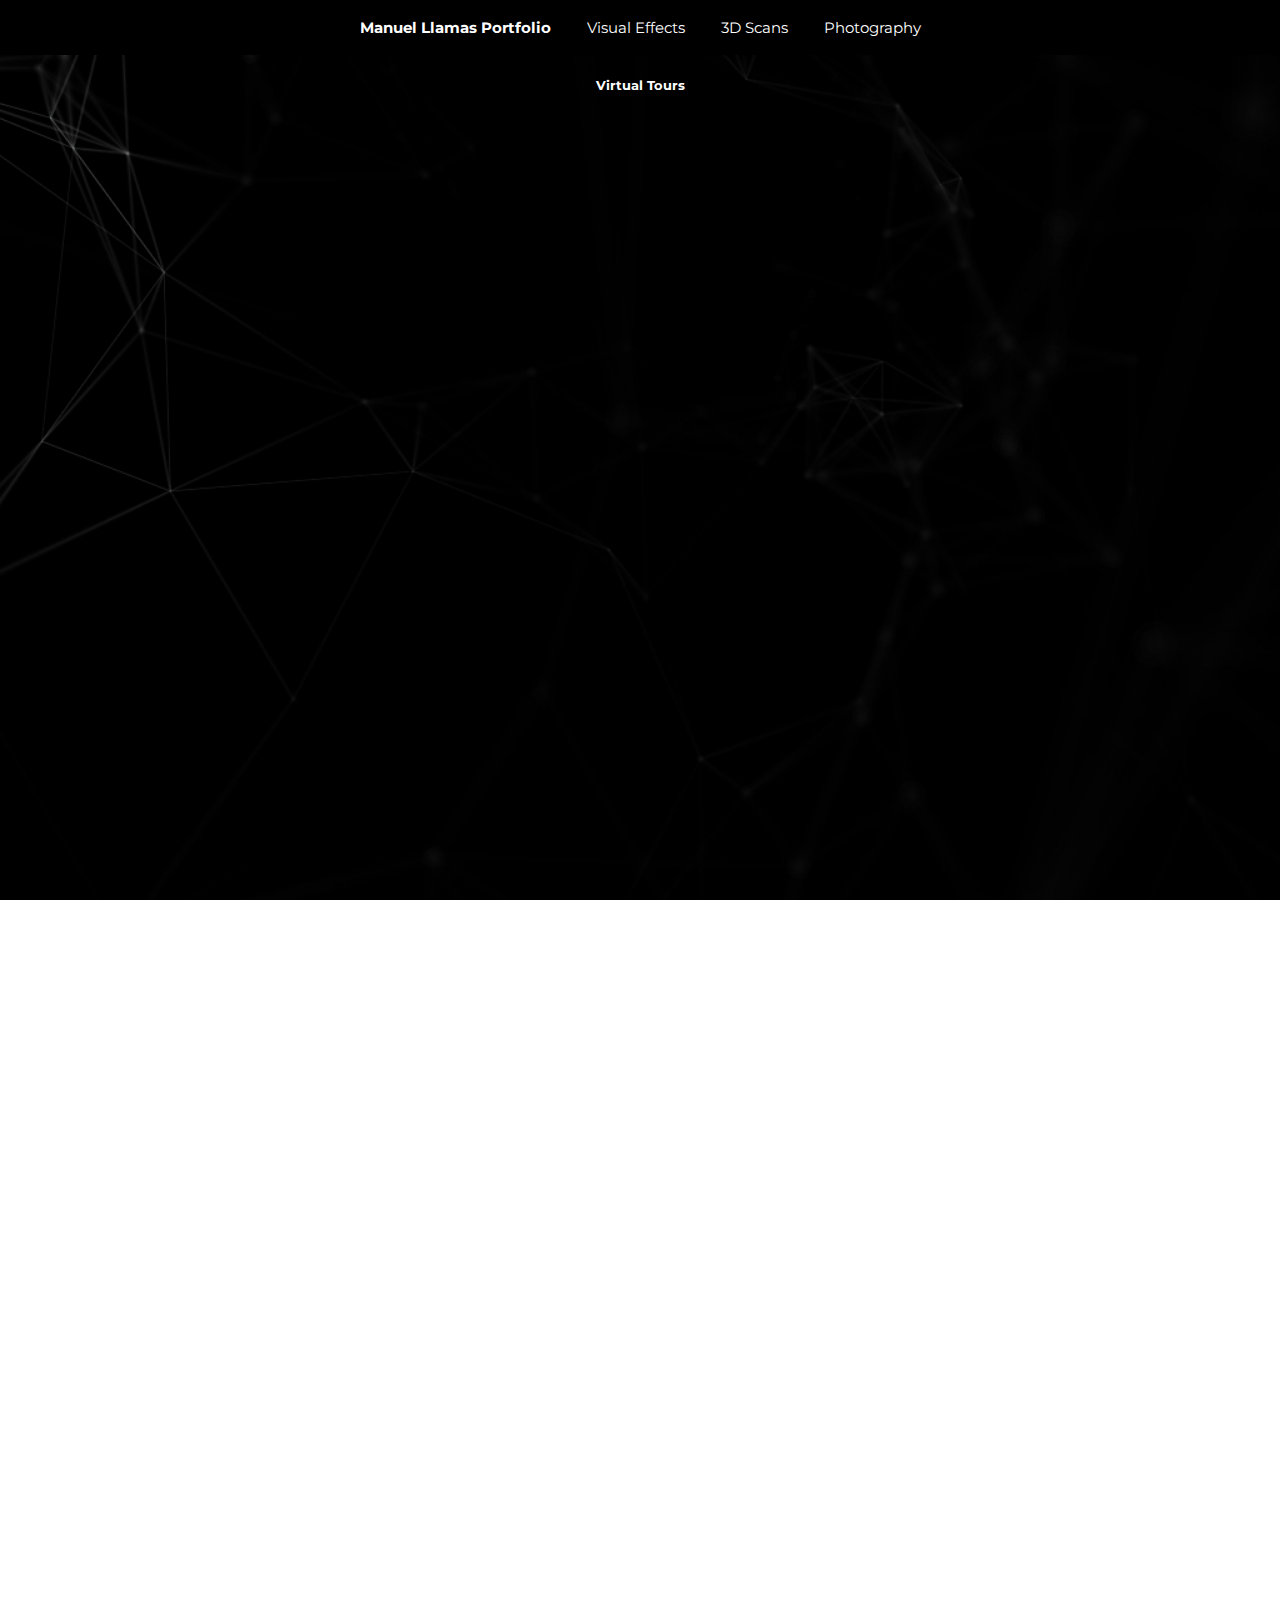
<file: 360/index.html>
<!DOCTYPE html>
<html lang="en">
<head>
    <meta charset="UTF-8">
    <meta name="description" content="Manuel Llamas Visual Effects Artist Portfolio">
    <meta name="keywords" content="Visual Effects Compositing">
    <meta name="author" content="Manuel Llamas">
    <meta name="viewport" content="width=device-width, initial-scale=1.0">

    <!-- Google Analytics -->
    <script async src="https://www.googletagmanager.com/gtag/js?id=G-NM4H317MLM"></script>
    <script>
      window.dataLayer = window.dataLayer || [];
      function gtag(){dataLayer.push(arguments);}
      gtag('js', new Date());
      gtag('config', 'G-NM4H317MLM');
    </script>
    
    <!-- Font Awesome -->
    <link rel="stylesheet" href="https://cdnjs.cloudflare.com/ajax/libs/font-awesome/6.0.0-beta3/css/all.min.css">

    <!-- Google Fonts -->
    <link href="https://fonts.googleapis.com/css2?family=Muli&family=Montserrat:ital,wght@0,100..900;1,100..900&display=swap" rel="stylesheet">

    <!-- Link to External CSS -->
    <link rel="stylesheet" href="styles3d.css">
    
<style>
    body {
        margin: 0;
        padding: 0;
    }

    .content {
        padding-top: 60px;
        display: flex;
        flex-wrap: wrap;
        justify-content: center;
    }

    .iframe-container {
        flex: 0 1 calc(33.33% - 20px); /* 3 items per row */
        margin: 10px;
    }

    iframe {
        width: 100%;
        height: 430px;
        border: none;
    }

    /* Responsive styles */
    @media (max-width: 768px) {
        .iframe-container {
            flex: 0 1 calc(50% - 20px); /* 2 per row on tablets */
        }
    }

    @media (max-width: 480px) {
        .iframe-container {
            flex: 0 1 100%; /* 1 per row on phones */
        }
    }
</style>

</head>
<body>

<div class="topnav" id="myTopnav">
    <h4><a href="../" target="_self">Manuel Llamas Portfolio</a></h4>
    <a href="../vfx" target="_self">Visual Effects</a>
    <a href="../3D" target="_self">3D Scans</a>
    <a href="../photo.html" target="_self">Photography</a>
    <a href="javascript:void(0);" class="icon" onclick="myFunction()">
        <i class="fas fa-bars"></i>
    </a>
</div>

<script>
    function myFunction() {
        var x = document.getElementById("myTopnav");
        if (x.className === "topnav") {
            x.className += " responsive";
        } else {
            x.className = "topnav";
        }
    }
</script>
  <div style="text-align: center;">
        <h5>Virtual Tours</h5>
    </div>
<div class="content">
    <div class="iframe-container">
        <iframe style="max-width:100%; width: 100%; height: 430px" src="https://www.klapty.com/tour/tunnel/hUK0IMVEyT?autoplay=false" frameborder="0" allowfullscreen="true" mozallowfullscreen="true" webkitallowfullscreen="true" allowvr="true" allow="accelerometer; clipboard-write; encrypted-media; gyroscope; picture-in-picture; vr"></iframe>
    </div>
    <div class="iframe-container">
        <iframe style="max-width:100%; width: 100%; height: 430px" src="https://www.klapty.com/tour/tunnel/hUJ0xpE8hq?autoplay=false" frameborder="0" allowfullscreen="true" mozallowfullscreen="true" webkitallowfullscreen="true" allowvr="true" allow="accelerometer; clipboard-write; encrypted-media; gyroscope; picture-in-picture; vr"></iframe>
    </div>
    <div class="iframe-container">
        <iframe style="max-width:100%; width: 100%; height: 430px" src="https://www.klapty.com/tour/tunnel/hUx0rZMpdG?autoplay=false" frameborder="0" allowfullscreen="true" mozallowfullscreen="true" webkitallowfullscreen="true" allowvr="true" allow="accelerometer; clipboard-write; encrypted-media; gyroscope; picture-in-picture; vr"></iframe>
    </div>
    <div class="iframe-container">
        <iframe style="max-width:100%; width: 100%; height: 430px" src="https://www.klapty.com/tour/tunnel/hUC0HFujxt?autoplay=false" frameborder="0" allowfullscreen="true" mozallowfullscreen="true" webkitallowfullscreen="true" allowvr="true" allow="accelerometer; clipboard-write; encrypted-media; gyroscope; picture-in-picture; vr"></iframe>
    </div>
    <div class="iframe-container">
        <iframe style="max-width:100%; width: 100%; height: 430px" src="https://www.klapty.com/tour/tunnel/hUI0J8vMYi?autoplay=false" frameborder="0" allowfullscreen="true" mozallowfullscreen="true" webkitallowfullscreen="true" allowvr="true" allow="accelerometer; clipboard-write; encrypted-media; gyroscope; picture-in-picture; vr"></iframe>
    </div>
    <div class="iframe-container">
        <iframe style="max-width:100%; width: 100%; height: 430px" src="https://www.klapty.com/tour/tunnel/hUS09mQakF?autoplay=false" frameborder="0" allowfullscreen="true" mozallowfullscreen="true" webkitallowfullscreen="true" allowvr="true" allow="accelerometer; clipboard-write; encrypted-media; gyroscope; picture-in-picture; vr"></iframe>
    </div>
    <div class="iframe-container">
        <iframe style="max-width:100%; width: 100%; height: 430px" src="https://www.klapty.com/tour/tunnel/hUA0zTlk7r?autoplay=false" frameborder="0" allowfullscreen="true" mozallowfullscreen="true" webkitallowfullscreen="true" allowvr="true" allow="accelerometer; clipboard-write; encrypted-media; gyroscope; picture-in-picture; vr"></iframe>
    </div>
    <div class="iframe-container">
        <iframe style="max-width:100%; width: 100%; height: 430px" src="https://www.klapty.com/tour/tunnel/hUN0aYZyHL?autoplay=false" frameborder="0" allowfullscreen="true" mozallowfullscreen="true" webkitallowfullscreen="true" allowvr="true" allow="accelerometer; clipboard-write; encrypted-media; gyroscope; picture-in-picture; vr"></iframe>
    </div>
    <div class="iframe-container">
        <iframe style="max-width:100%; width: 100%; height: 430px" src="https://www.klapty.com/tour/tunnel/hKG0cD21Bh?autoplay=false" frameborder="0" allowfullscreen="true" mozallowfullscreen="true" webkitallowfullscreen="true" allowvr="true" allow="accelerometer; clipboard-write; encrypted-media; gyroscope; picture-in-picture; vr"></iframe>
    </div>
    <div class="iframe-container">
        <iframe style="max-width:100%; width: 100%; height: 430px" src="https://www.klapty.com/tour/tunnel/hKF05v7VZn?autoplay=false" frameborder="0" allowfullscreen="true" mozallowfullscreen="true" webkitallowfullscreen="true" allowvr="true" allow="accelerometer; clipboard-write; encrypted-media; gyroscope; picture-in-picture; vr"></iframe>
    </div>
    <div class="iframe-container">
        <iframe style="max-width:100%; width: 100%; height: 430px" src="https://www.klapty.com/tour/tunnel/hKL0VSDWXC?autoplay=false" frameborder="0" allowfullscreen="true" mozallowfullscreen="true" webkitallowfullscreen="true" allowvr="true" allow="accelerometer; clipboard-write; encrypted-media; gyroscope; picture-in-picture; vr"></iframe>
    </div>
    <div class="iframe-container">
        <iframe style="max-width:100%; width: 100%; height: 430px" src="https://www.klapty.com/tour/tunnel/hKs0w3Yd2E?autoplay=false" frameborder="0" allowfullscreen="true" mozallowfullscreen="true" webkitallowfullscreen="true" allowvr="true" allow="accelerometer; clipboard-write; encrypted-media; gyroscope; picture-in-picture; vr"></iframe>
    </div>
    <div class="iframe-container">
        <iframe style="max-width:100%; width: 100%; height: 430px" src="https://www.klapty.com/tour/tunnel/hKC0HFujxt?autoplay=false" frameborder="0" allowfullscreen="true" mozallowfullscreen="true" webkitallowfullscreen="true" allowvr="true" allow="accelerometer; clipboard-write; encrypted-media; gyroscope; picture-in-picture; vr"></iframe>
    </div>
    <div class="iframe-container">
        <iframe style="max-width:100%; width: 100%; height: 430px" src="https://www.klapty.com/tour/tunnel/hKv0EBW9zo?autoplay=false" frameborder="0" allowfullscreen="true" mozallowfullscreen="true" webkitallowfullscreen="true" allowvr="true" allow="accelerometer; clipboard-write; encrypted-media; gyroscope; picture-in-picture; vr"></iframe>
    </div>
    <div class="iframe-container">
        <iframe style="max-width:100%; width: 100%; height: 430px" src="https://www.klapty.com/tour/tunnel/hKr0QR8Z3c?autoplay=false" frameborder="0" allowfullscreen="true" mozallowfullscreen="true" webkitallowfullscreen="true" allowvr="true" allow="accelerometer; clipboard-write; encrypted-media; gyroscope; picture-in-picture; vr"></iframe>
    </div>
    <div class="iframe-container">
        <iframe style="max-width:100%; width: 100%; height: 430px" src="https://www.klapty.com/tour/tunnel/hKN0aYZyHL?autoplay=false" frameborder="0" allowfullscreen="true" mozallowfullscreen="true" webkitallowfullscreen="true" allowvr="true" allow="accelerometer; clipboard-write; encrypted-media; gyroscope; picture-in-picture; vr"></iframe>
        
        
        
        
        
        
        
        
    </div>
    <div class="iframe-container">
        <iframe style="max-width:100%; width: 100%; height: 430px" src="https://www.klapty.com/tour/tunnel/hKn0ko3HDp?autoplay=false" frameborder="0" allowfullscreen="true" mozallowfullscreen="true" webkitallowfullscreen="true" allowvr="true" allow="accelerometer; clipboard-write; encrypted-media; gyroscope; picture-in-picture; vr"></iframe>
    </div>
    <div class="iframe-container">
        <iframe style="max-width:100%; width: 100%; height: 430px" src="https://www.klapty.com/tour/tunnel/hKf02IFKNz?autoplay=false" frameborder="0" allowfullscreen="true" mozallowfullscreen="true" webkitallowfullscreen="true" allowvr="true" allow="accelerometer; clipboard-write; encrypted-media; gyroscope; picture-in-picture; vr"></iframe>
    </div>
    <div class="iframe-container">
        <iframe style="max-width:100%; width: 100%; height: 430px" src="https://www.klapty.com/tour/tunnel/hKi0qOo2Sy?autoplay=false" frameborder="0" allowfullscreen="true" mozallowfullscreen="true" webkitallowfullscreen="true" allowvr="true" allow="accelerometer; clipboard-write; encrypted-media; gyroscope; picture-in-picture; vr"></iframe>
    </div>
    <div class="iframe-container">
        <iframe style="max-width:100%; width: 100%; height: 430px" src="https://www.klapty.com/tour/tunnel/hKD0UQJrwu?autoplay=false" frameborder="0" allowfullscreen="true" mozallowfullscreen="true" webkitallowfullscreen="true" allowvr="true" allow="accelerometer; clipboard-write; encrypted-media; gyroscope; picture-in-picture; vr"></iframe>
    </div>
</div>
<!-- Scroll to Top Button -->
<a id="scrollToTop" href="#" title="Scroll to Top">
    <i class="fas fa-chevron-up"></i>
</a>

<!-- Scripts -->
<script>
    // Scroll to Top Button
    window.onscroll = function() {
        scrollFunction();
    };

    function scrollFunction() {
        var scrollToTopButton = document.getElementById("scrollToTop");
        if (document.body.scrollTop > 20 || document.documentElement.scrollTop > 20) {
            scrollToTopButton.classList.add('show');
        } else {
            scrollToTopButton.classList.remove('show');
        }
    }

    document.getElementById('scrollToTop').addEventListener('click', function(event) {
        event.preventDefault();
        window.scrollTo({top: 0, behavior: 'smooth'});
    });
</script>


</body>
</html>
</file>
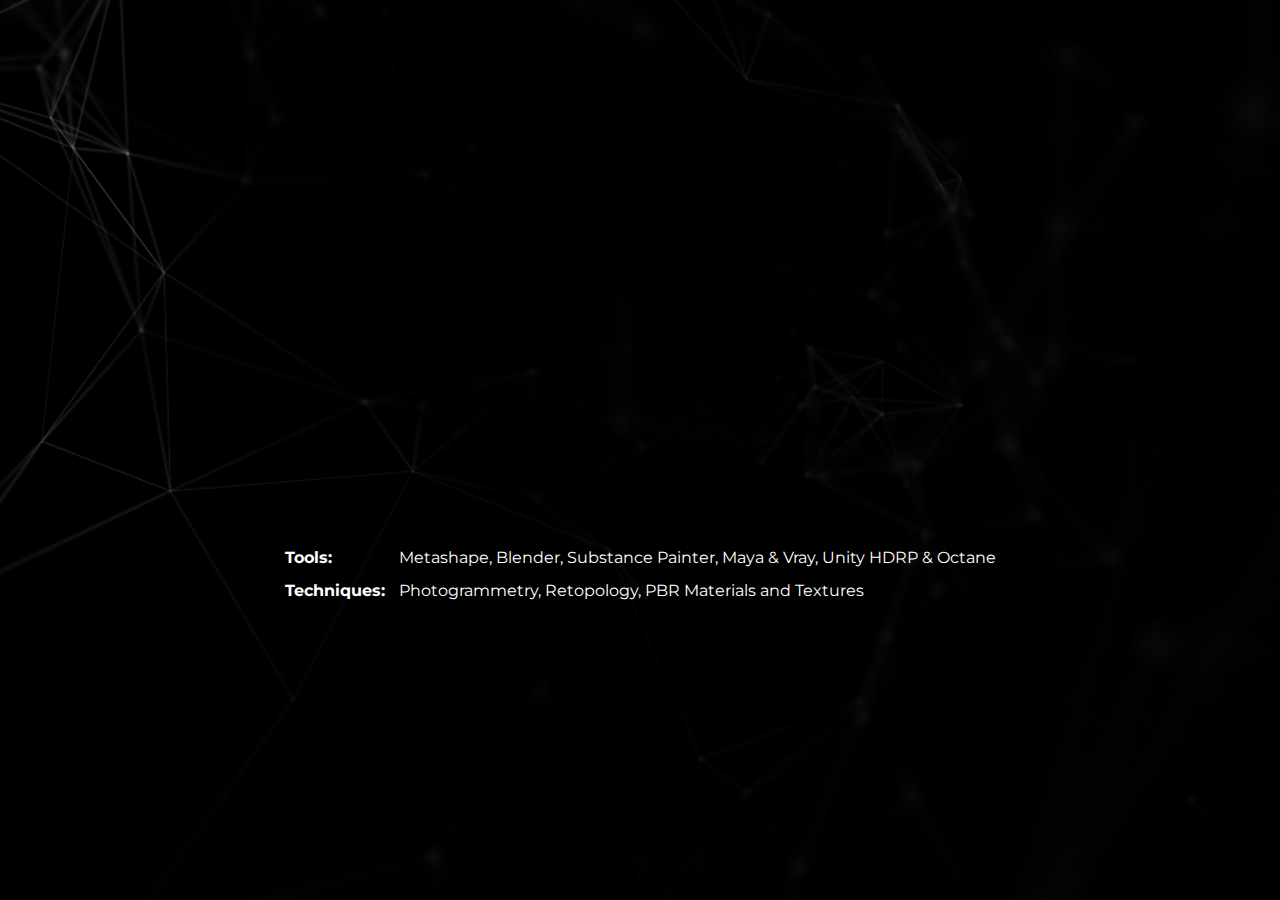
<file: 3D/index.html>
<!DOCTYPE html>
<html lang="en">
<head>
    <meta charset="UTF-8">
    <meta name="description" content="Manuel Llamas Visual Effects Artist Portfolio">
    <meta name="keywords" content="Visual Effects Compositing">
    <meta name="author" content="Manuel Llamas">
    <meta name="viewport" content="width=device-width, initial-scale=1.0">

    <!-- Google Analytics -->
    <script async src="https://www.googletagmanager.com/gtag/js?id=G-NM4H317MLM"></script>
    <script>
      window.dataLayer = window.dataLayer || [];
      function gtag(){dataLayer.push(arguments);}
      gtag('js', new Date());
      gtag('config', 'G-NM4H317MLM');
    </script>
    
    <!-- Font Awesome -->
    <link rel="stylesheet" href="https://cdnjs.cloudflare.com/ajax/libs/font-awesome/6.0.0-beta3/css/all.min.css">

    <!-- Google Fonts -->
    <link href="https://fonts.googleapis.com/css2?family=Muli&family=Montserrat:ital,wght@0,100..900;1,100..900&display=swap" rel="stylesheet">

    <!-- Link to External CSS -->
    <link rel="stylesheet" href="styles3d.css">
   
</head>
<body>
<p>
<div style="display: flex; justify-content: center; align-items: center; margin: 20px 0;">
  <iframe
    width="640"
    height="480"
    src="https://www.youtube-nocookie.com/embed/FrydCBKeCKM?rel=0&modestbranding=1&controls=1"
    title="Reel 2008 - 2018"
    frameborder="0"
    allow="accelerometer; autoplay; clipboard-write; encrypted-media; gyroscope; picture-in-picture"
    allowfullscreen
    style="border-radius: 10px;"
  ></iframe>
</div>



<div style="text-align: center; margin: 40px auto;">

  <table style="margin: 0 auto; text-align: left;">
    <tr>
      <td style="padding: 6px; font-weight: bold;">Tools:</td>
      <td style="padding: 6px;">
        Metashape, Blender, Substance Painter, Maya & Vray, Unity HDRP & Octane
      </td>
    </tr>
    <tr>
      <td style="padding: 6px; font-weight: bold;">Techniques:</td>
      <td style="padding: 6px;">
        Photogrammetry, Retopology, PBR Materials and Textures
      </td>
    </tr>
  </table>
 </div>


</div>
</div>




<!-- Scroll to Top Button -->
<a id="scrollToTop" href="#" title="Scroll to Top">
    <i class="fas fa-chevron-up"></i>
</a>

<!-- Scripts -->
<script>
    // Scroll to Top Button
    window.onscroll = function() {
        scrollFunction();
    };

    function scrollFunction() {
        var scrollToTopButton = document.getElementById("scrollToTop");
        if (document.body.scrollTop > 20 || document.documentElement.scrollTop > 20) {
            scrollToTopButton.classList.add('show');
        } else {
            scrollToTopButton.classList.remove('show');
        }
    }

    document.getElementById('scrollToTop').addEventListener('click', function(event) {
        event.preventDefault();
        window.scrollTo({top: 0, behavior: 'smooth'});
    });
</script>

</body>
</html>
</file>
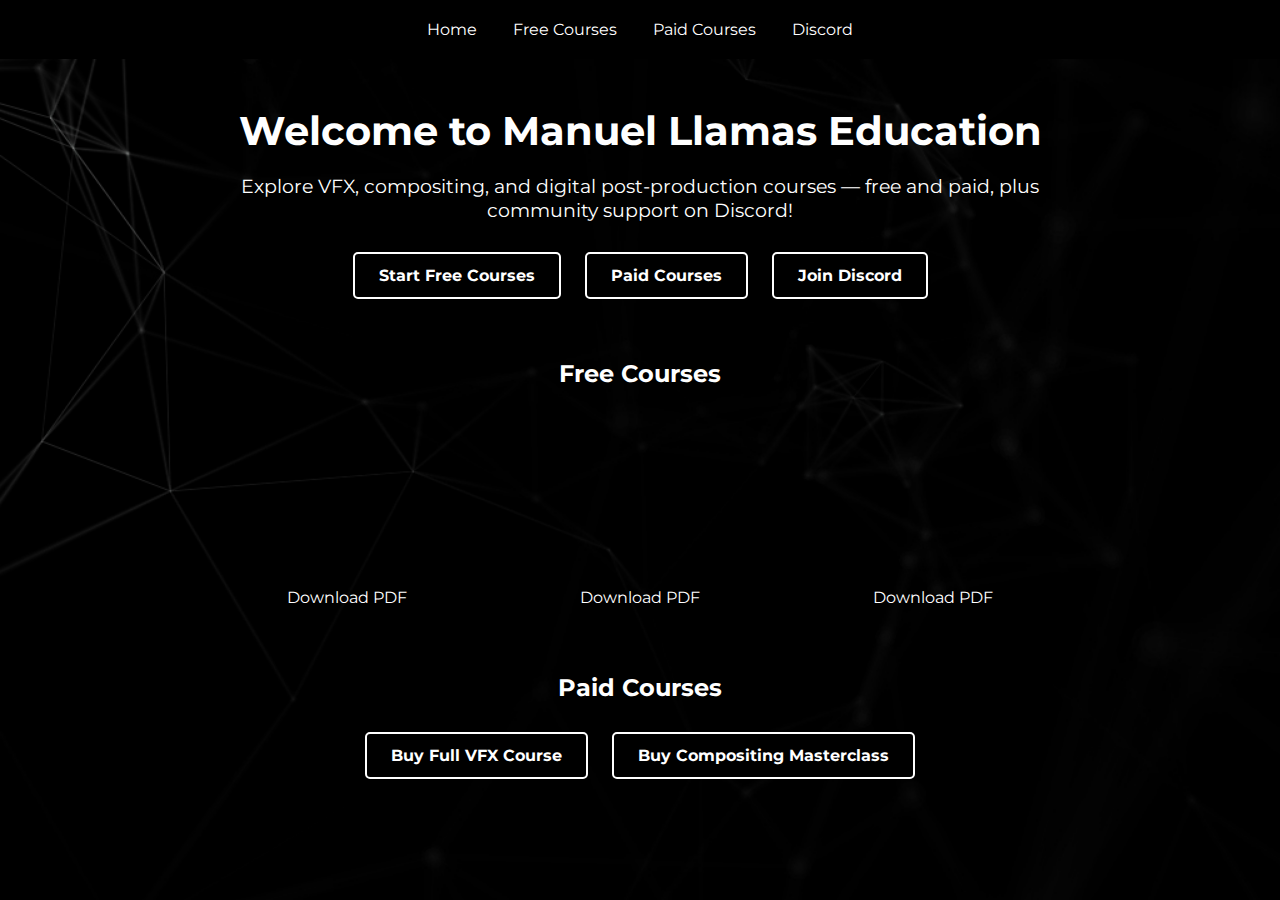
<file: edu/index.html>
<!DOCTYPE html>
<html lang="en">
<head>
<meta charset="UTF-8">
<meta name="description" content="Manuel Llamas - Educational Courses and Portfolio">
<meta name="keywords" content="VFX, Visual Effects, Education, Courses, Compositing">
<meta name="author" content="Manuel Llamas">
<meta name="viewport" content="width=device-width, initial-scale=1.0">
<title>Manuel Llamas Education</title>

<!-- Google Fonts -->
<link href="https://fonts.googleapis.com/css2?family=Muli&family=Montserrat:ital,wght@0,100..900;1,100..900&display=swap" rel="stylesheet">

<!-- Font Awesome -->
<link rel="stylesheet" href="https://cdnjs.cloudflare.com/ajax/libs/font-awesome/6.0.0-beta3/css/all.min.css">

<style>
body {
    font-family: 'Montserrat', sans-serif;
    margin: 0;
    padding: 0;
    background-image: url('../images/bg_01_inv.jpg');
    background-size: cover;
    background-attachment: fixed;
    color: white;
}

a { color: white; text-decoration: none; transition: color 0.3s ease; }
a:hover { color: yellow; }

/* Top Navigation */
.topnav {
    background-color: black;
    overflow: hidden;
    text-align: center;
    padding: 8px 0;
}
.topnav a {
    display: inline-block;
    color: white;
    padding: 12px 16px;
    font-size: 16px;
    transition: color 0.3s;
}
.topnav a:hover { color: yellow; }
.topnav .icon { display: none; }

@media screen and (max-width: 600px) {
    .topnav a:not(:first-child) { display: none; }
    .topnav a.icon { display: block; float: right; }
    .topnav.responsive a { display: block; text-align: left; }
}

/* Landing Container */
.site-inner { max-width: 900px; margin: 0 auto; padding: 20px; box-sizing: border-box; text-align: center; }

/* Hero Section */
.hero h1 { font-size: 2.5em; margin-bottom: 10px; }
.hero p { font-size: 1.2em; margin-bottom: 20px; }

/* Buttons */
.btn {
    display: inline-block;
    margin: 10px;
    padding: 12px 24px;
    background-color: black;
    border: 2px solid white;
    border-radius: 5px;
    color: white;
    font-weight: bold;
    transition: 0.3s;
}
.btn:hover { background-color: white; color: black; }

/* Course Grid */
.video-grid {
    display: grid;
    grid-template-columns: repeat(3, 1fr);
    gap: 20px;
    margin-top: 30px;
}
@media screen and (max-width: 900px) { .video-grid { grid-template-columns: repeat(2, 1fr); } }
@media screen and (max-width: 600px) { .video-grid { grid-template-columns: 1fr; } }

.iframe-container {
    position: relative;
    width: 100%;
    padding-top: 56.25%; /* 16:9 ratio */
}
.responsive-iframe {
    position: absolute;
    top: 0;
    left: 0;
    width: 100%;
    height: 100%;
    border: 0;
}

/* Scroll to Top */
#scrollToTop {
    position: fixed;
    bottom: 20px;
    right: 20px;
    background-color: black;
    color: white;
    padding: 10px;
    border-radius: 50%;
    display: none;
    cursor: pointer;
    transition: opacity 0.3s ease;
}
#scrollToTop.show { display: block; opacity: 0.8; }
#scrollToTop:hover { opacity: 1; }
</style>
</head>
<body>

<!-- Top Navigation -->
<div class="topnav" id="myTopnav">
  <a href="../index.html">Home</a>
  <a href="#free-courses">Free Courses</a>
  <a href="#paid-courses">Paid Courses</a>
  <a href="https://discord.gg/YOURDISCORD" target="_blank">Discord</a>
  <a href="javascript:void(0);" class="icon" onclick="toggleNav()"><i class="fas fa-bars"></i></a>
</div>

<div class="site-inner">
    <!-- Hero Section -->
    <div class="hero">
        <h1>Welcome to Manuel Llamas Education</h1>
        <p>Explore VFX, compositing, and digital post-production courses — free and paid, plus community support on Discord!</p>
        <a href="#free-courses" class="btn">Start Free Courses</a>
        <a href="#paid-courses" class="btn">Paid Courses</a>
        <a href="https://discord.gg/YOURDISCORD" target="_blank" class="btn">Join Discord</a>
    </div>

    <!-- Free Courses Section -->
    <h2 id="free-courses" style="margin-top:50px;">Free Courses</h2>
    <div class="video-grid">
        <div class="iframe-container">
            <iframe class="responsive-iframe" src="https://www.youtube.com/embed/YOUR_VIDEO_ID_1" allowfullscreen></iframe>
            <p><a href="resources/FreeCourse1.pdf" target="_blank">Download PDF</a></p>
        </div>
        <div class="iframe-container">
            <iframe class="responsive-iframe" src="https://www.youtube.com/embed/YOUR_VIDEO_ID_2" allowfullscreen></iframe>
            <p><a href="resources/FreeCourse2.pdf" target="_blank">Download PDF</a></p>
        </div>
        <div class="iframe-container">
            <iframe class="responsive-iframe" src="https://www.youtube.com/embed/YOUR_VIDEO_ID_3" allowfullscreen></iframe>
            <p><a href="resources/FreeCourse3.pdf" target="_blank">Download PDF</a></p>
        </div>
    </div>

    <!-- Paid Courses Section -->
    <h2 id="paid-courses" style="margin-top:50px;">Paid Courses</h2>
    <div>
        <a href="https://gumroad.com/l/YOUR_COURSE_LINK" target="_blank" class="btn">Buy Full VFX Course</a>
        <a href="https://gumroad.com/l/YOUR_COURSE_LINK2" target="_blank" class="btn">Buy Compositing Masterclass</a>
    </div>
</div>

<!-- Scroll to Top -->
<a id="scrollToTop" href="#" title="Scroll to Top"><i class="fas fa-chevron-up"></i></a>

<script>
// Topnav toggle for mobile
function toggleNav() {
    var x = document.getElementById("myTopnav");
    if (x.className === "topnav") { x.className += " responsive"; } 
    else { x.className = "topnav"; }
}

// Scroll to top button
window.onscroll = function() { scrollFunction(); };
function scrollFunction() {
    var btn = document.getElementById("scrollToTop");
    if (document.body.scrollTop > 20 || document.documentElement.scrollTop > 20) { btn.classList.add('show'); } 
    else { btn.classList.remove('show'); }
}
document.getElementById('scrollToTop').addEventListener('click', function(event){
    event.preventDefault();
    window.scrollTo({top:0, behavior:'smooth'});
});
</script>

</body>
</html>
</file>
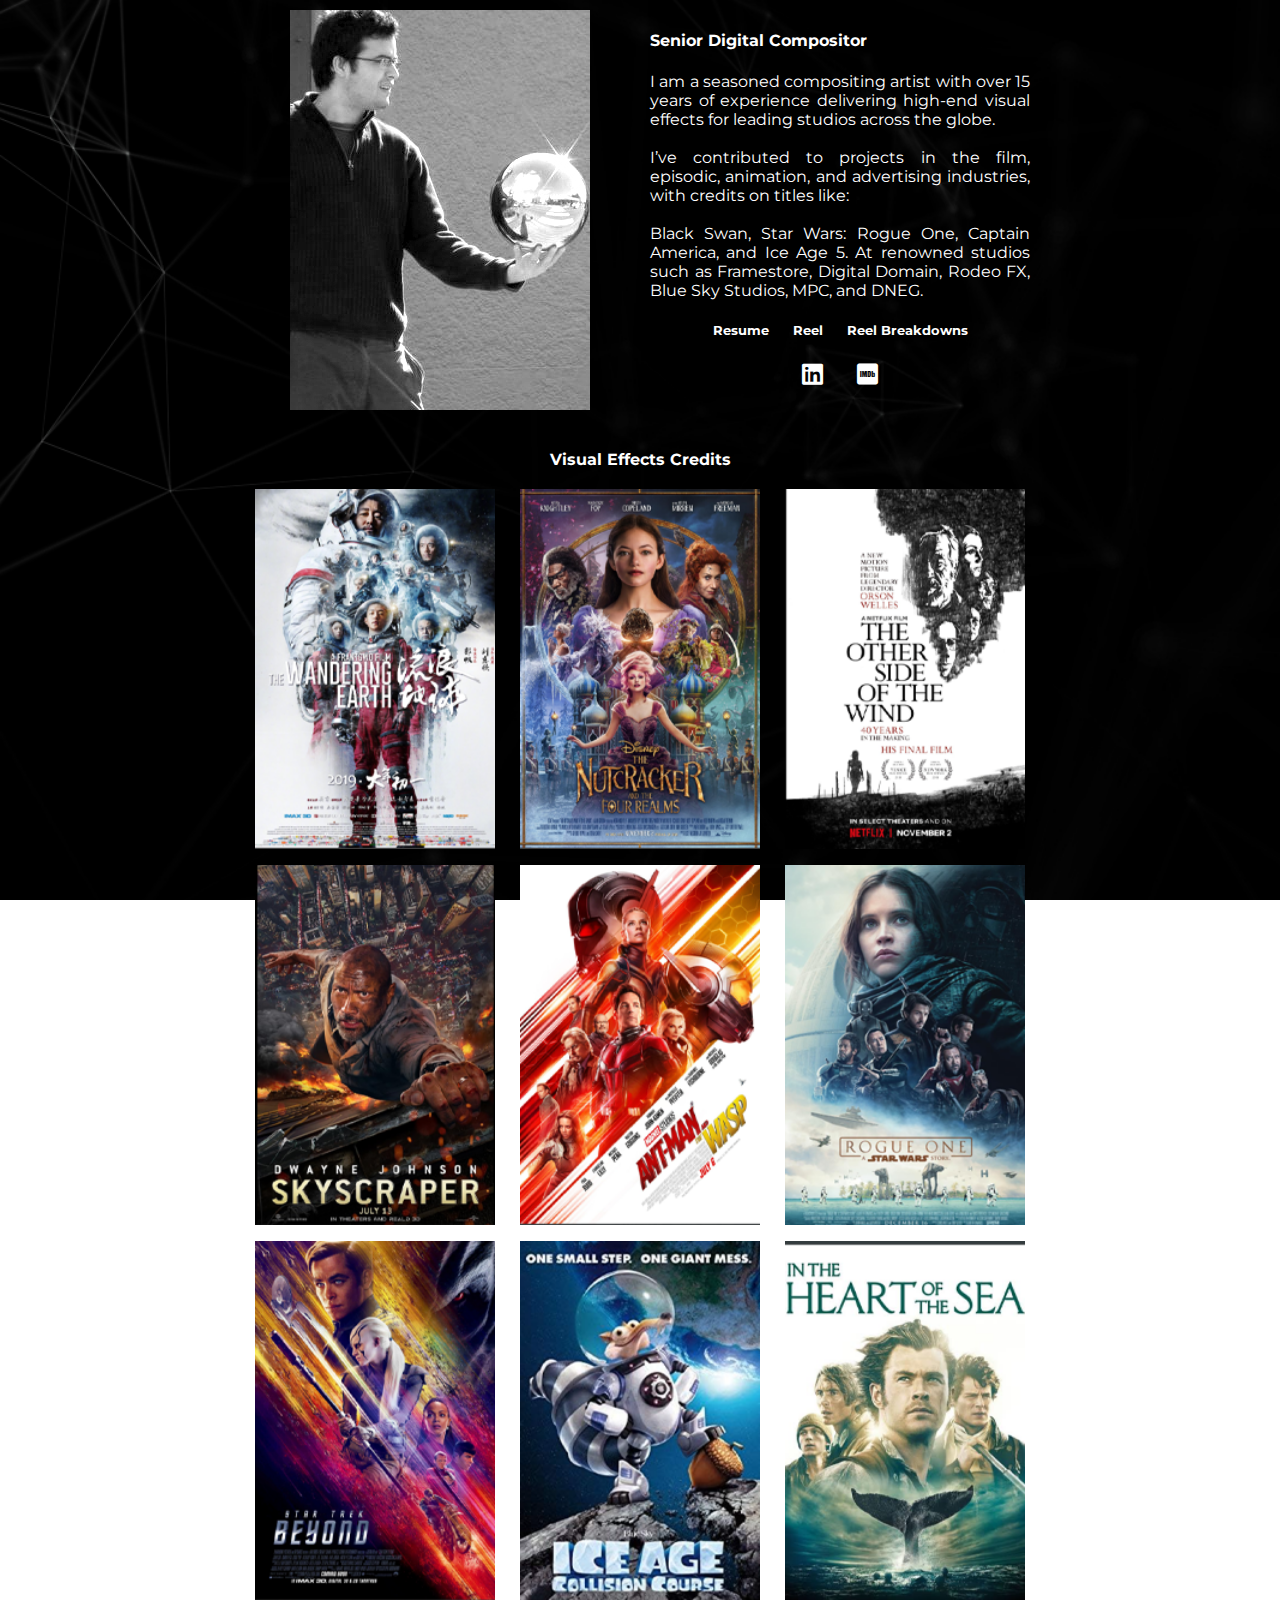
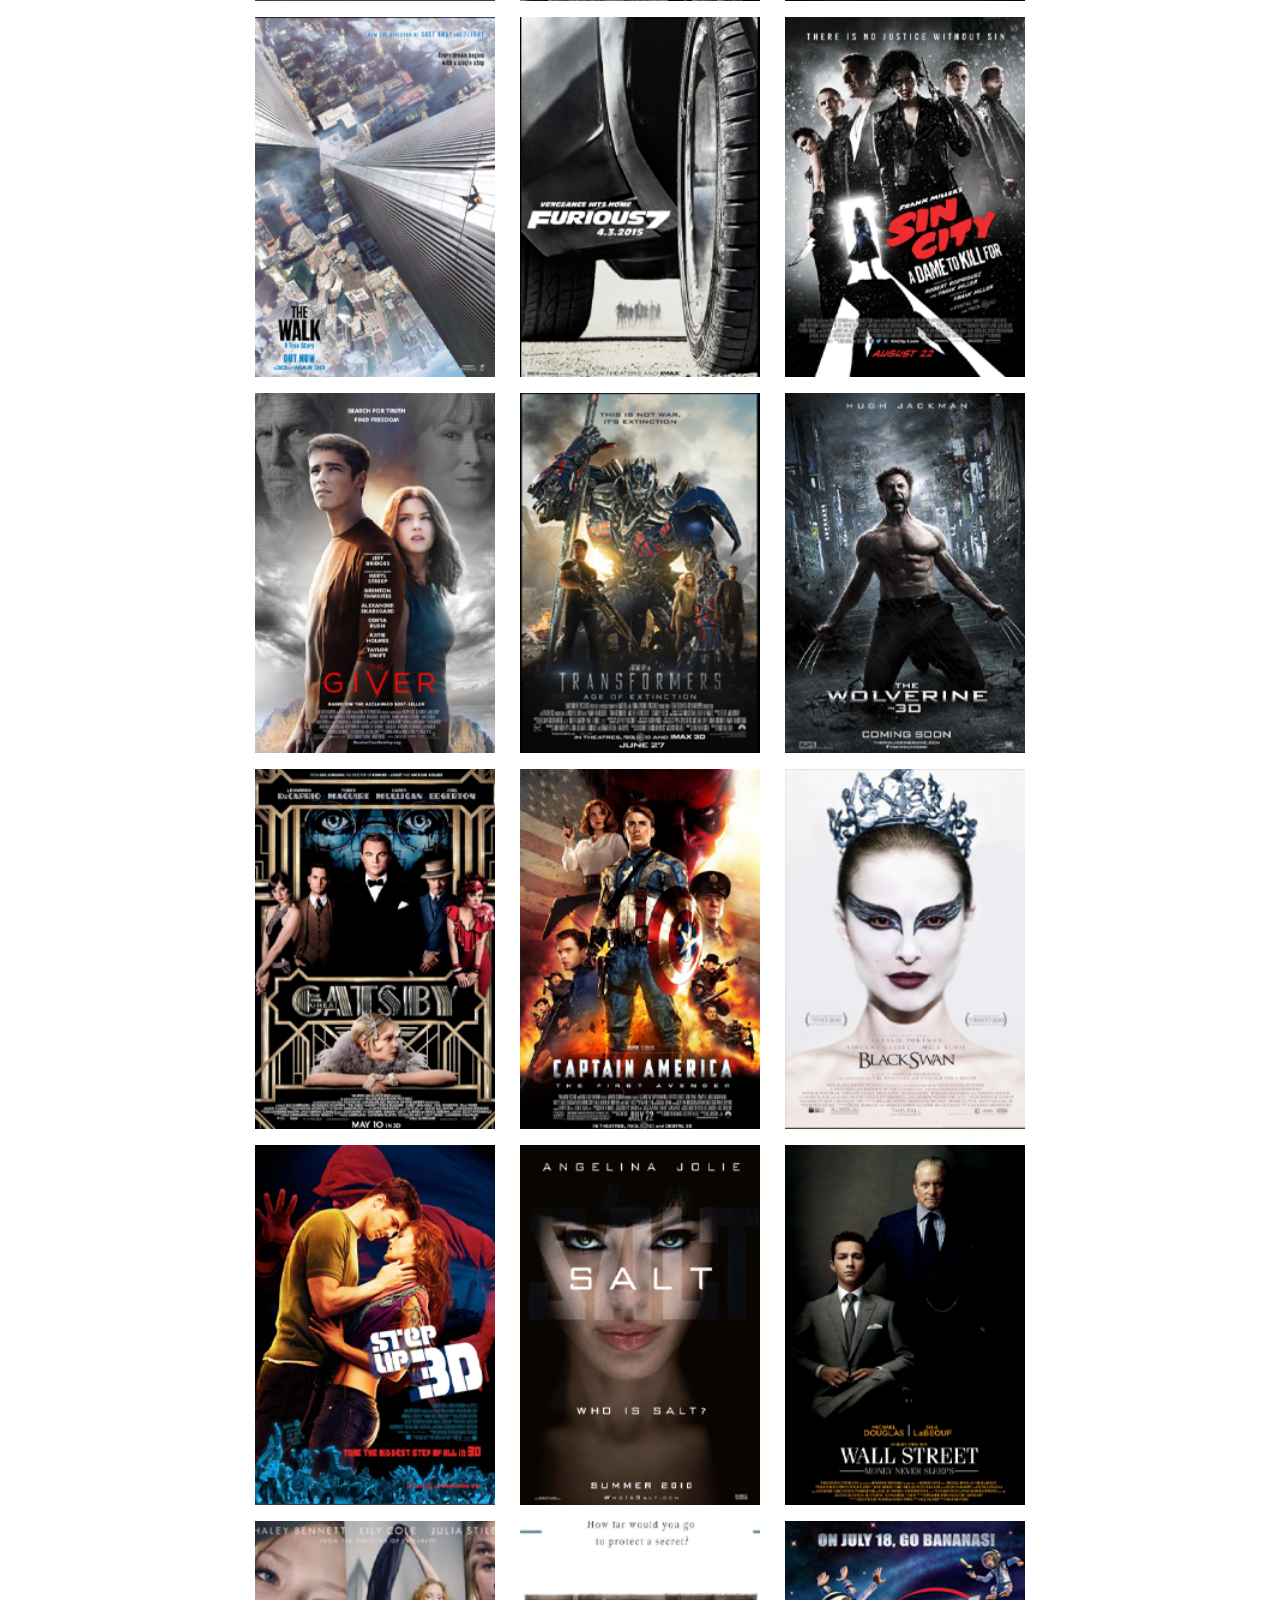
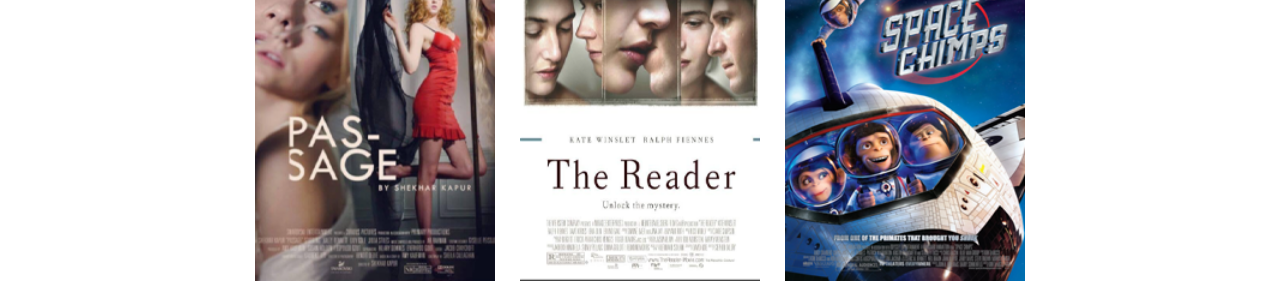
<file: vfx/index.html>
<!DOCTYPE html>
<html lang="en">
<head>
    <meta charset="UTF-8">
    <meta name="description" content="Manuel Llamas Visual Effects Artist Portfolio">
    <meta name="keywords" content="Visual Effects Compositing">
    <meta name="author" content="Manuel Llamas">
    <meta name="viewport" content="width=device-width, initial-scale=1.0">
    <title>Manuel Llamas Portfolio</title>

    <!-- Google Analytics -->
    <script async src="https://www.googletagmanager.com/gtag/js?id=G-NM4H317MLM"></script>
    <script>
      window.dataLayer = window.dataLayer || [];
      function gtag(){dataLayer.push(arguments);}
      gtag('js', new Date());
      gtag('config', 'G-NM4H317MLM');
    </script>
    
    <!-- Font Awesome -->
    <link rel="stylesheet" href="https://cdnjs.cloudflare.com/ajax/libs/font-awesome/6.0.0-beta3/css/all.min.css">

    <!-- Google Fonts -->
    <link href="https://fonts.googleapis.com/css2?family=Muli&family=Montserrat:ital,wght@0,100..900;1,100..900&display=swap" rel="stylesheet">

    <!-- Styles -->
    <style>
        body {
            font-family: 'Montserrat', sans-serif;
            margin: 0;
            padding: 0;
            background-image: url('../images/bg_01_inv.jpg');
            background-size: cover;
            background-attachment: fixed;
            color: white;
        }

        a {
            color: white;
            text-decoration: none;
            transition: color 0.3s ease;
        }

        a:hover { color: yellow; }

        .site-inner {
            max-width: 800px;
            margin: 0 auto;
            padding: 10px;
            box-sizing: border-box;
        }

        /* Bio section */
        .responsive-table {
            display: flex;
            flex-wrap: wrap;
            gap: 20px;
            margin-bottom: 40px;
        }

        .table-cell {
            flex: 1;
            min-width: 280px;
        }

        .medium-image {
            width: 100%;
            height: auto;
            max-width: 300px;
            display: block;
            margin: 0 auto;
        }

        .social-icons {
            margin: 20px 0;
            text-align: center;
        }

        .social-icon {
            margin-right: 30px;
            color: white;
            font-size: 24px;
            transition: color 0.3s;
        }

        .social-icon:hover { color: yellow; }
        .social-icon:last-child { margin-right: 0; }

        /* Filmography section */
        .filmography-section h4 {
            text-align: center;
            margin-bottom: 20px;
        }

        .filmography-row {
            display: grid;
            grid-template-columns: repeat(3, 1fr); /* 3 columns desktop */
            gap: 16px;
            justify-items: center;
        }

        @media (max-width: 768px) {
            .filmography-row {
                grid-template-columns: repeat(2, 1fr); /* 2 columns tablet */
            }
        }

        @media (max-width: 480px) {
            .filmography-row {
                grid-template-columns: 1fr; /* 1 column smartphone */
            }
        }

        .filmography-cell {
            width: 100%;
            max-width: 240px;
        }

        .filmography-poster-wrapper {
            width: 100%;
            position: relative;
            padding-top: 150%; /* 2:3 aspect ratio fallback */
            overflow: hidden;
            background: #000;
        }

        .filmography-poster {
            position: absolute;
            top: 0; left: 0;
            width: 100%; height: 100%;
            object-fit: cover;
            display: block;
        }

        @supports (aspect-ratio: 2 / 3) {
            .filmography-poster-wrapper { padding-top: 0; }
            .filmography-poster {
                position: static;
                width: 100%;
                height: auto;
                aspect-ratio: 2 / 3;
            }
        }

        /* Scroll to Top Button */
        #scrollToTop {
            position: fixed;
            bottom: 20px;
            right: 20px;
            background-color: black;
            color: white;
            padding: 10px;
            border-radius: 50%;
            display: none;
            cursor: pointer;
            transition: opacity 0.3s ease;
        }

        #scrollToTop.show { display: block; opacity: 0.8; }
        #scrollToTop:hover { opacity: 1; }
    </style>
</head>
<body>

<div class="site-inner">

    <!-- Bio Section -->
    <div class="responsive-table">

        <div class="table-cell">
            <img src="../images/mll_lbl.jpg" class="medium-image" alt="Manuel Llamas">
        </div>
        <div class="table-cell">
            <h4>Senior Digital Compositor</h4>
            <p style="text-align: justify;">
                I am a seasoned compositing artist with over 15 years of experience delivering high-end visual effects for leading studios across the globe.<br><br>
                I’ve contributed to projects in the film, episodic, animation, and advertising industries, with credits on titles like: <br><br>
                Black Swan, Star Wars: Rogue One, Captain America, and Ice Age 5. At renowned studios such as Framestore, Digital Domain, Rodeo FX, Blue Sky Studios, MPC, and DNEG.
            </p>

            <h5 style="text-align: center;">
                <a href="../ManuelLlamas_Resume.pdf" target="_blank" style="margin-right: 20px;">Resume</a>
                <a href="https://www.youtube-nocookie.com/embed/g0FblklW6P4?rel=0&modestbranding=1&controls=1" target="_blank" style="margin-right: 20px;">Reel</a>
                <a href="../images/ManullamasReelBreakdowns.pdf" target="_blank">Reel Breakdowns</a>
            </h5>

            <div class="social-icons">
                <a href="https://www.linkedin.com/in/mllamas/" target="_blank" class="social-icon"><i class="fab fa-linkedin"></i></a>
                <a href="http://www.imdb.com/name/nm3114053/" target="_blank" class="social-icon"><i class="fab fa-imdb"></i></a>
            </div>
        </div>

    </div>

    <!-- Filmography Section -->
    <div class="filmography-section">
        <h4>Visual Effects Credits</h4>
        <div class="filmography-row">

            <!-- Posters (your full list) -->
            <div class="filmography-cell"><a href="https://www.imdb.com/title/tt7605074/" target="_blank"><div class="filmography-poster-wrapper"><img src="posters/24.png" alt="The Wandering Earth" class="filmography-poster"></div></a></div>
            <div class="filmography-cell"><a href="https://www.imdb.com/title/tt5523010/" target="_blank"><div class="filmography-poster-wrapper"><img src="posters/23.png" alt="The Nutcracker and the Four Realms" class="filmography-poster"></div></a></div>
            <div class="filmography-cell"><a href="https://www.imdb.com/title/tt0069049/" target="_blank"><div class="filmography-poster-wrapper"><img src="posters/22.png" alt="The Other Side of the Wind" class="filmography-poster"></div></a></div>
            <div class="filmography-cell"><a href="https://www.imdb.com/title/tt5758778/" target="_blank"><div class="filmography-poster-wrapper"><img src="posters/21.png" alt="Skyscraper" class="filmography-poster"></div></a></div>
            <div class="filmography-cell"><a href="https://www.imdb.com/title/tt5095030/" target="_blank"><div class="filmography-poster-wrapper"><img src="posters/20.png" alt="Ant-Man and the Wasp" class="filmography-poster"></div></a></div>
            <div class="filmography-cell"><a href="https://www.imdb.com/title/tt3748528/" target="_blank"><div class="filmography-poster-wrapper"><img src="posters/19.png" alt="Rogue One: A Star Wars Story" class="filmography-poster"></div></a></div>
            <div class="filmography-cell"><a href="https://www.imdb.com/title/tt2660888/" target="_blank"><div class="filmography-poster-wrapper"><img src="posters/18.png" alt="Star Trek Beyond" class="filmography-poster"></div></a></div>
            <div class="filmography-cell"><a href="https://www.imdb.com/title/tt3416828/" target="_blank"><div class="filmography-poster-wrapper"><img src="posters/17.png" alt="Ice Age: Collision Course" class="filmography-poster"></div></a></div>
            <div class="filmography-cell"><a href="https://www.imdb.com/title/tt1390411/" target="_blank"><div class="filmography-poster-wrapper"><img src="posters/16.png" alt="In the Heart of the Sea" class="filmography-poster"></div></a></div>
            <div class="filmography-cell"><a href="https://www.imdb.com/title/tt3488710/" target="_blank"><div class="filmography-poster-wrapper"><img src="posters/15.png" alt="The Walk" class="filmography-poster"></div></a></div>
            <div class="filmography-cell"><a href="https://www.imdb.com/title/tt2820852/" target="_blank"><div class="filmography-poster-wrapper"><img src="posters/14.png" alt="Furious 7" class="filmography-poster"></div></a></div>
            <div class="filmography-cell"><a href="https://www.imdb.com/title/tt0458481/" target="_blank"><div class="filmography-poster-wrapper"><img src="posters/13.png" alt="Sin City: A Dame to Kill For" class="filmography-poster"></div></a></div>
            <div class="filmography-cell"><a href="https://www.imdb.com/title/tt0435651/" target="_blank"><div class="filmography-poster-wrapper"><img src="posters/12.png" alt="The Giver" class="filmography-poster"></div></a></div>
            <div class="filmography-cell"><a href="https://www.imdb.com/title/tt2109248/" target="_blank"><div class="filmography-poster-wrapper"><img src="posters/11.png" alt="Transformers: Age of Extinction" class="filmography-poster"></div></a></div>
            <div class="filmography-cell"><a href="https://www.imdb.com/title/tt1430132/" target="_blank"><div class="filmography-poster-wrapper"><img src="posters/10.png" alt="The Wolverine" class="filmography-poster"></div></a></div>
            <div class="filmography-cell"><a href="https://www.imdb.com/title/tt1343092/" target="_blank"><div class="filmography-poster-wrapper"><img src="posters/09.png" alt="The Great Gatsby" class="filmography-poster"></div></a></div>
            <div class="filmography-cell"><a href="https://www.imdb.com/title/tt0458339/" target="_blank"><div class="filmography-poster-wrapper"><img src="posters/08.png" alt="Captain America: The First Avenger" class="filmography-poster"></div></a></div>
            <div class="filmography-cell"><a href="https://www.imdb.com/title/tt0947798/" target="_blank"><div class="filmography-poster-wrapper"><img src="posters/07.png" alt="Black Swan" class="filmography-poster"></div></a></div>
            <div class="filmography-cell"><a href="https://www.imdb.com/title/tt1193631/" target="_blank"><div class="filmography-poster-wrapper"><img src="posters/06.png" alt="Step Up 3D" class="filmography-poster"></div></a></div>
            <div class="filmography-cell"><a href="https://www.imdb.com/title/tt0944835/" target="_blank"><div class="filmography-poster-wrapper"><img src="posters/05.png" alt="Salt" class="filmography-poster"></div></a></div>
            <div class="filmography-cell"><a href="https://www.imdb.com/title/tt1027718/" target="_blank"><div class="filmography-poster-wrapper"><img src="posters/04.png" alt="Wall Street: Money Never Sleeps" class="filmography-poster"></div></a></div>
            <div class="filmography-cell"><a href="https://www.imdb.com/title/tt1485051/" target="_blank"><div class="filmography-poster-wrapper"><img src="posters/03.png" alt="Passage" class="filmography-poster"></div></a></div>
            <div class="filmography-cell"><a href="https://www.imdb.com/title/tt0976051/" target="_blank"><div class="filmography-poster-wrapper"><img src="posters/01.png" alt="The Reader" class="filmography-poster"></div></a></div>
            <div class="filmography-cell"><a href="https://www.imdb.com/title/tt0482603/" target="_blank"><div class="filmography-poster-wrapper"><img src="posters/00.png" alt="Space Chimps" class="filmography-poster"></div></a></div>

        </div>
    </div>
</div>

<!-- Scroll to Top -->
<a id="scrollToTop" href="#" title="Scroll to Top"><i class="fas fa-chevron-up"></i></a>

<script>
    window.onscroll = function() { scrollFunction(); };
    function scrollFunction() {
        var scrollToTopButton = document.getElementById("scrollToTop");
        if (document.body.scrollTop > 20 || document.documentElement.scrollTop > 20) {
            scrollToTopButton.classList.add('show');
        } else {
            scrollToTopButton.classList.remove('show');
        }
    }
    document.getElementById('scrollToTop').addEventListener('click', function(event) {
        event.preventDefault();
        window.scrollTo({top: 0, behavior: 'smooth'});
    });
</script>

</body>
</html>
</file>
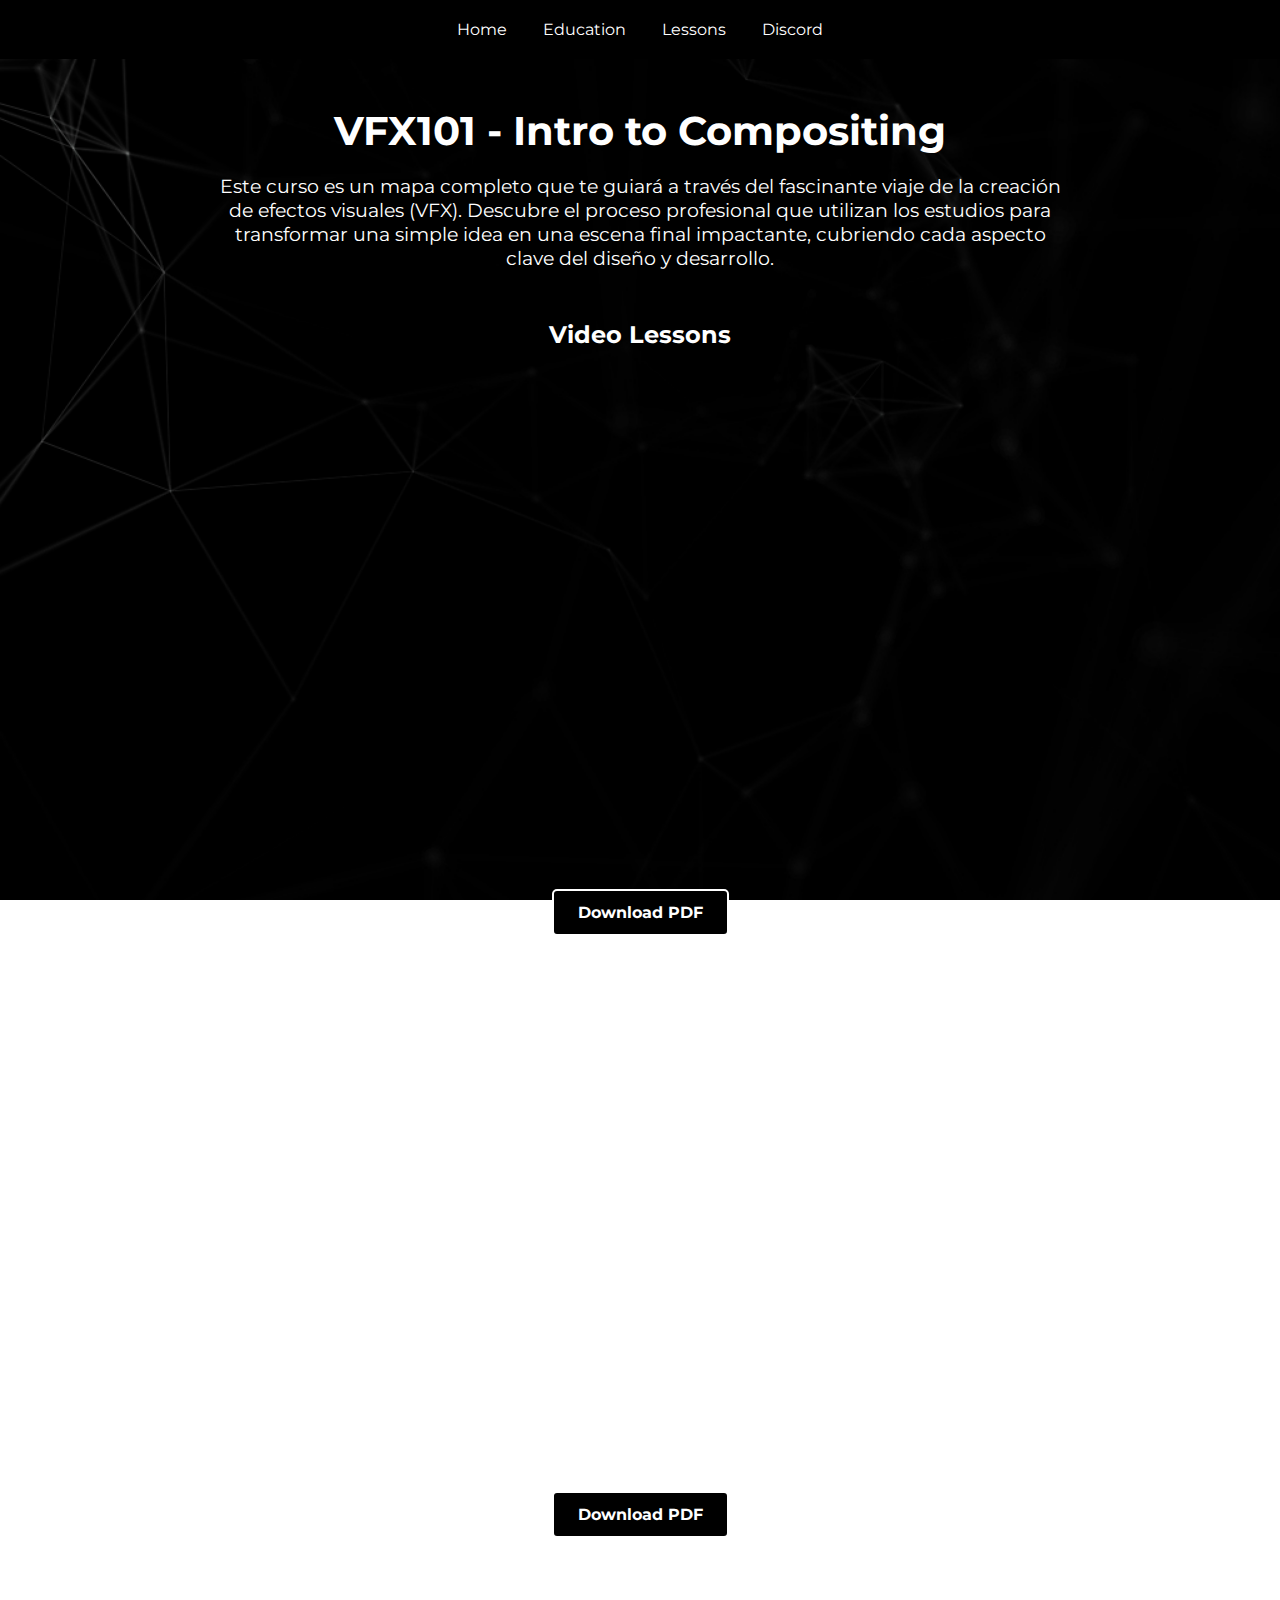
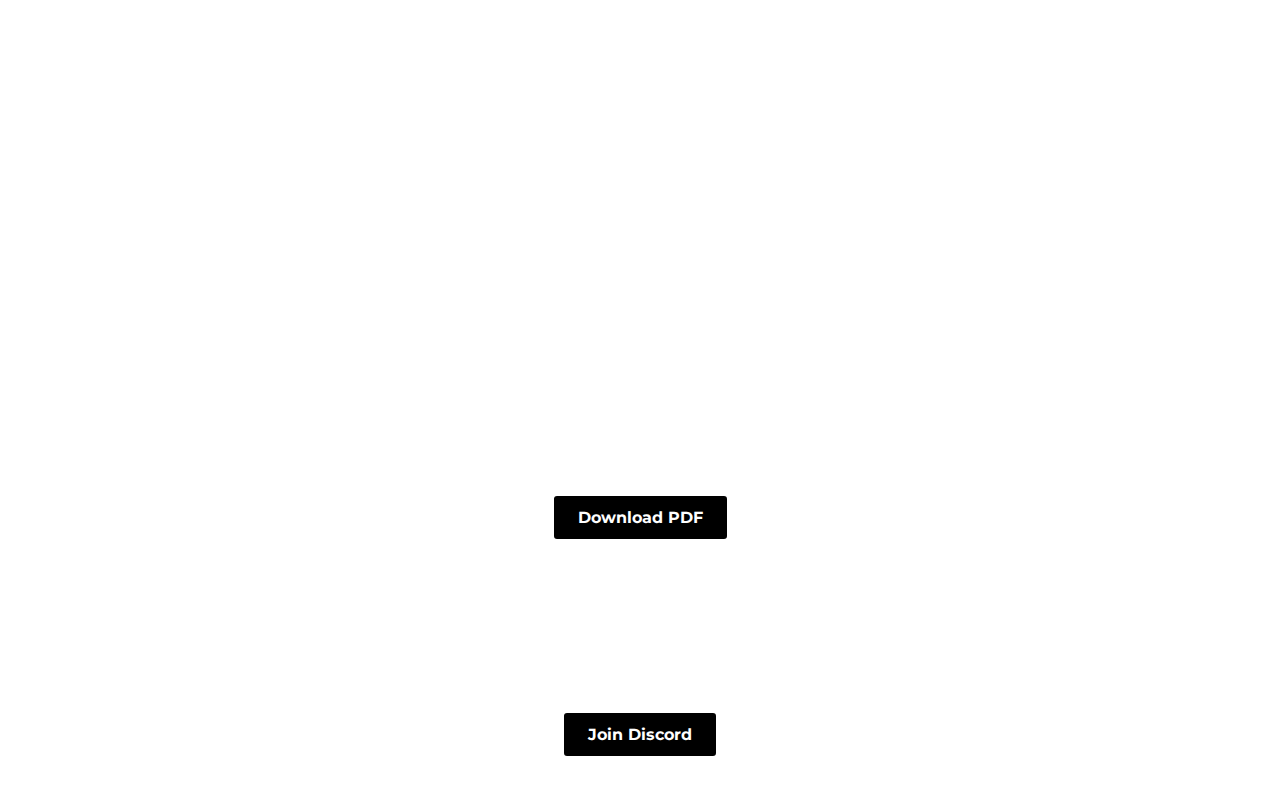
<file: edu/vfx101/index.html>
<!DOCTYPE html>
<html lang="en">
<head>
<meta charset="UTF-8">
<meta name="description" content="VFX101 - Intro to Compositing by Manuel Llamas">
<meta name="keywords" content="VFX, Compositing, Education, Manuel Llamas, Course">
<meta name="author" content="Manuel Llamas">
<meta name="viewport" content="width=device-width, initial-scale=1.0">
<title>VFX101 - Intro to Compositing</title>

<!-- Google Fonts -->
<link href="https://fonts.googleapis.com/css2?family=Muli&family=Montserrat:ital,wght@0,100..900;1,100..900&display=swap" rel="stylesheet">

<!-- Font Awesome -->
<link rel="stylesheet" href="https://cdnjs.cloudflare.com/ajax/libs/font-awesome/6.0.0-beta3/css/all.min.css">

<style>
body {
    font-family: 'Montserrat', sans-serif;
    margin: 0;
    padding: 0;
    background-image: url('../../images/bg_01_inv.jpg');
    background-size: cover;
    background-attachment: fixed;
    color: white;
    text-align: center;
}

a { color: white; text-decoration: none; transition: color 0.3s ease; }
a:hover { color: yellow; }

/* Top Navigation */
.topnav {
    background-color: black;
    overflow: hidden;
    text-align: center;
    padding: 8px 0;
}
.topnav a {
    display: inline-block;
    color: white;
    padding: 12px 16px;
    font-size: 16px;
    transition: color 0.3s;
}
.topnav a:hover { color: yellow; }
.topnav .icon { display: none; }

@media screen and (max-width: 600px) {
    .topnav a:not(:first-child) { display: none; }
    .topnav a.icon { display: block; float: right; }
    .topnav.responsive a { display: block; text-align: left; }
}

/* Hero Section */
.site-inner { max-width: 900px; margin: 0 auto; padding: 20px; box-sizing: border-box; }
.hero h1 { font-size: 2.5em; margin-bottom: 10px; }
.hero p { font-size: 1.2em; margin-bottom: 20px; }

/* Buttons */
.btn {
    display: inline-block;
    margin: 10px;
    padding: 12px 24px;
    background-color: black;
    border: 2px solid white;
    border-radius: 5px;
    color: white;
    font-weight: bold;
    transition: 0.3s;
}
.btn:hover { background-color: white; color: black; }

/* Video Lessons Grid */
.video-grid {
    display: grid;
    grid-template-columns: 1fr;
    gap: 20px;
    margin-top: 30px;
}

.iframe-container {
    position: relative;
    width: 100%;
    padding-top: 56.25%; /* 16:9 ratio */
}
.responsive-iframe {
    position: absolute;
    top: 0;
    left: 0;
    width: 100%;
    height: 100%;
    border: 0;
}

/* Scroll to Top */
#scrollToTop {
    position: fixed;
    bottom: 20px;
    right: 20px;
    background-color: black;
    color: white;
    padding: 10px;
    border-radius: 50%;
    display: none;
    cursor: pointer;
    transition: opacity 0.3s ease;
}
#scrollToTop.show { display: block; opacity: 0.8; }
#scrollToTop:hover { opacity: 1; }
</style>
</head>
<body>

<!-- Top Navigation -->
<div class="topnav" id="myTopnav">
  <a href="../../index.html">Home</a>
  <a href="../../edu/index.html">Education</a>
  <a href="#video-lessons">Lessons</a>
  <a href="https://discord.gg/EwxZqHj8" target="_blank">Discord</a>
  <a href="javascript:void(0);" class="icon" onclick="toggleNav()"><i class="fas fa-bars"></i></a>
</div>

<div class="site-inner">
    <!-- Hero Section -->
    <div class="hero">
        <h1>VFX101 - Intro to Compositing</h1>
        <p>Este curso es un mapa completo que te guiará a través del fascinante viaje de la creación de efectos visuales (VFX). Descubre el proceso profesional que utilizan los estudios para transformar una simple idea en una escena final impactante, cubriendo cada aspecto clave del diseño y desarrollo.</p>
    </div>

    <!-- Video Lessons Section -->
    <h2 id="video-lessons" style="margin-top:50px;">Video Lessons</h2>
    <div class="video-grid">
        <div class="iframe-container">
            <iframe class="responsive-iframe" src="https://www.youtube.com/embed/3QKgecAn4ak" allowfullscreen></iframe>
            <p><a href="../../resources/FreeCourse1.pdf" target="_blank" class="btn">Download PDF</a></p>
        </div>
        <div class="iframe-container">
            <iframe class="responsive-iframe" src="https://www.youtube.com/embed/YOUR_VIDEO_ID_2" allowfullscreen></iframe>
            <p><a href="../../resources/FreeCourse2.pdf" target="_blank" class="btn">Download PDF</a></p>
        </div>
        <div class="iframe-container">
            <iframe class="responsive-iframe" src="https://www.youtube.com/embed/YOUR_VIDEO_ID_3" allowfullscreen></iframe>
            <p><a href="../../resources/FreeCourse3.pdf" target="_blank" class="btn">Download PDF</a></p>
        </div>
    </div>

    <!-- Optional Community Section -->
    <h2 style="margin-top:50px;">Join the Community</h2>
    <p>Get support, feedback, and connect with other students on Discord.</p>
    <a href="https://discord.gg/EwxZqHj8" target="_blank" class="btn">Join Discord</a>
</div>

<!-- Scroll to Top -->
<a id="scrollToTop" href="#" title="Scroll to Top"><i class="fas fa-chevron-up"></i></a>

<script>
// Topnav toggle for mobile
function toggleNav() {
    var x = document.getElementById("myTopnav");
    if (x.className === "topnav") { x.className += " responsive"; } 
    else { x.className = "topnav"; }
}

// Scroll to top button
window.onscroll = function() { scrollFunction(); };
function scrollFunction() {
    var btn = document.getElementById("scrollToTop");
    if (document.body.scrollTop > 20 || document.documentElement.scrollTop > 20) { btn.classList.add('show'); } 
    else { btn.classList.remove('show'); }
}
document.getElementById('scrollToTop').addEventListener('click', function(event){
    event.preventDefault();
    window.scrollTo({top:0, behavior:'smooth'});
});
</script>

</body>
</html>
</file>
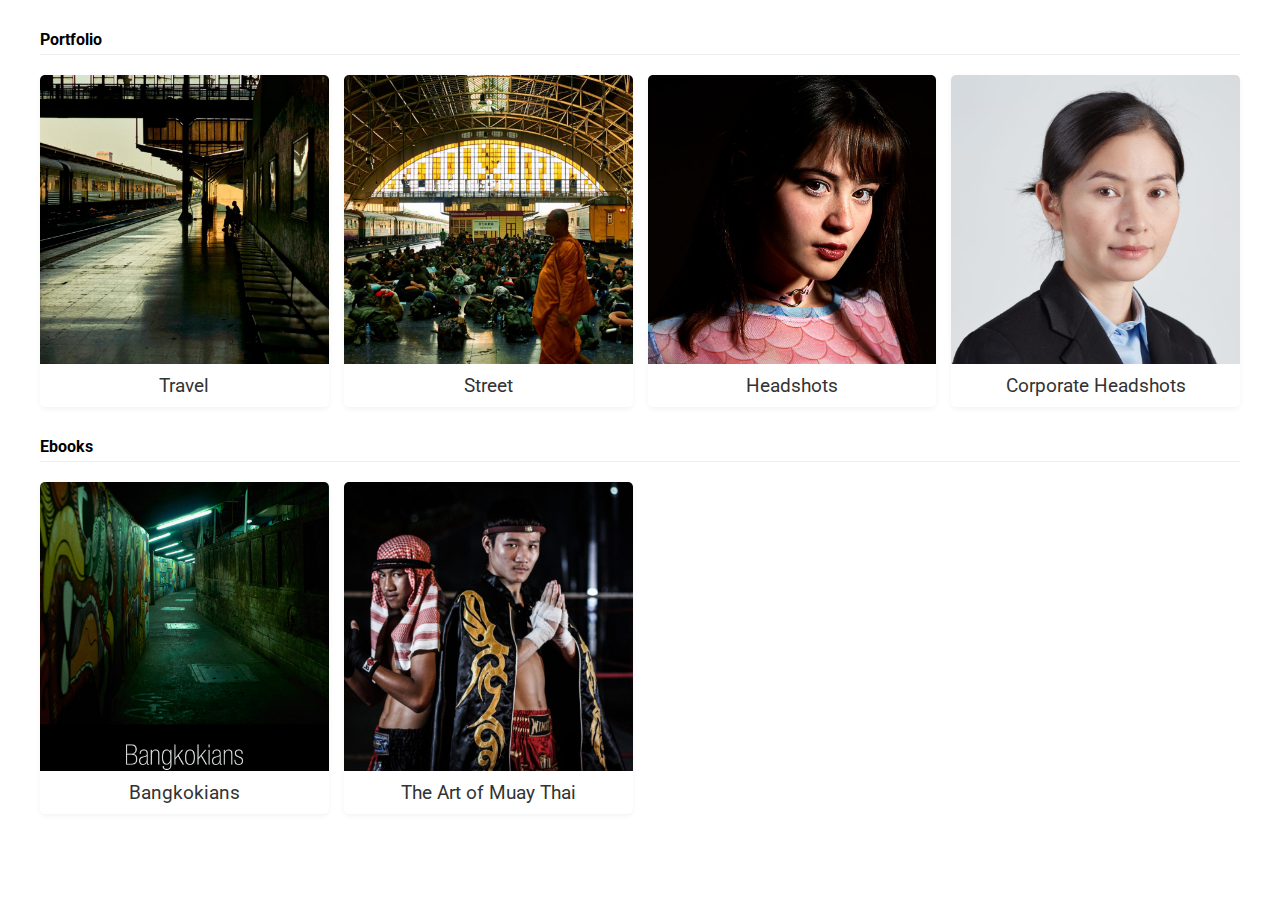
<file: photo/home.html>
<!DOCTYPE html>
<html lang="en">
<head>
    <meta charset="UTF-8">
    <meta name="viewport" content="width=device-width, initial-scale=1.0">
    <title>Manuel Llamas Photography</title>

    <!-- Google Fonts -->
    <link href="https://fonts.googleapis.com/css2?family=Roboto:wght@300;400;700&display=swap" rel="stylesheet">

    <style>
        body {
            font-family: 'Roboto', Arial, sans-serif;
            margin: 0;
            padding: 0;
            box-sizing: border-box;
            color: #000;
        }

        .container {
            max-width: 1200px;
            margin: 0 auto;
            padding: 0 20px;
        }

        header {
            display: flex;
            justify-content: space-between;
            align-items: center;
            padding: 20px 0;
            border-bottom: 1px solid #eee;
        }

        .logo {
            font-family: 'Roboto', Arial, sans-serif;
            font-weight: 300;
            color: #000;
            text-decoration: none;
        }
        .logo:visited,
        .logo:hover,
        .logo:active {
            color: #000;
        }

        .logo span {
            font-weight: 300;
            color: #000;
        }

        nav ul {
            list-style: none;
            margin: 0;
            padding: 0;
            display: flex;
        }

        nav ul li {
            margin-left: 30px;
        }

        nav ul li a {
            font-family: 'Roboto', Arial, sans-serif;
            font-weight: 300;
            color: #000;
            cursor: pointer;
            text-decoration: none;
        }

        .content-section {
            display: block;
        }

        .hidden {
            display: none !important;
        }

        h2 {
            font-size: 1em;
            margin-top: 30px;   /* reduced top margin */
            margin-bottom: 20px; /* reduced bottom margin */
            border-bottom: 1px solid #eee;
            padding-bottom: 5px;
        }

        /* Grid Layout */
        .grid {
            display: grid;
            grid-template-columns: repeat(4, 1fr);
            gap: 15px; /* smaller gap for compact spacing */
            margin-bottom: 30px; /* less bottom margin */
        }

        .grid-item {
            background-color: #fff;
            border-radius: 5px;
            overflow: hidden;
            box-shadow: 0 2px 5px rgba(0,0,0,0.05);
            text-align: center;
            text-decoration: none;
            color: #333;
            display: block;
        }

        .grid-item img {
            width: 100%;
            aspect-ratio: 1 / 1;
            object-fit: cover;
            display: block;
        }

        .grid-item h3 {
            font-size: 1.2em;
            margin: 10px 5px; /* smaller margins for compact spacing */
            font-weight: normal;
        }

        /* Responsive adjustments */
        @media (max-width: 1024px) {
            .grid {
                grid-template-columns: repeat(2, 1fr);
                gap: 12px;
            }
        }

        @media (max-width: 768px) {
            .grid {
                grid-template-columns: repeat(2, 1fr);
                gap: 10px;
            }

            .grid-item h3 {
                font-size: 1em;
                margin: 8px 5px;
            }
        }

        @media (max-width: 480px) {
            .grid {
                grid-template-columns: 1fr;
                gap: 8px;
            }

            .grid-item h3 {
                font-size: 0.9em;
                margin: 6px 3px;
            }
        }
    </style>
</head>
<body>

    <div class="container">
        <!-- Portfolio Section -->
        <div id="portfolio-section" class="content-section">
            <h2>Portfolio</h2>
            <div class="grid">
                <a href="travel.html" target="content" class="grid-item">
                    <picture>
                        <source media="(max-width: 768px)" srcset="images/bkk_.101-800x600.png">
                        <img src="images/bkk_.101-1200x960.png" alt="Travel photography">
                    </picture>
                    <h3>Travel</h3>
                </a>
                <a href="#" class="grid-item">
                    <picture>
                        <source media="(max-width: 768px)" srcset="images/bkk_.100-800x600.png">
                        <img src="images/bkk_.100-1200x960.png" alt="Street photography">
                    </picture>
                    <h3>Street</h3>
                </a>
                <a href="#" class="grid-item">
                    <picture>
                        <source media="(max-width: 768px)" srcset="images/01-1-800x600.jpg">
                        <img src="images/01-1-1200x960.jpg" alt="Headshot photography">
                    </picture>
                    <h3>Headshots</h3>
                </a>
                <a href="#" class="grid-item">
                    <picture>
                        <source media="(max-width: 768px)" srcset="images/Final_87-800x600.jpg">
                        <img src="images/Final_87-1200x857.jpg" alt="Corporate headshot photography">
                    </picture>
                    <h3>Corporate Headshots</h3>
                </a>
            </div>
        </div>

        <!-- Ebooks Section -->
        <div id="ebooks-section" class="content-section">
            <h2>Ebooks</h2>
            <div class="grid">
                <a href="#" class="grid-item">
                    <picture>
                        <source media="(max-width: 768px)" srcset="images/bangkokians-800-600.jpg">
                        <img src="images/bangkokians-1200-960.jpg" alt="Bangkokians Ebook cover">
                    </picture>
                    <h3>Bangkokians</h3>
                </a>
                <a href="#" class="grid-item">
                    <picture>
                        <source media="(max-width: 768px)" srcset="images/11968586234_61317aafe6_oREZ-800x600.jpg">
                        <img src="images/11968586234_61317aafe6_oREZ-1200x858.jpg" alt="The Art of Muay Thai Ebook cover">
                    </picture>
                    <h3>The Art of Muay Thai</h3>
                </a>
            </div>
        </div>
    </div>

    <script>
        document.addEventListener('DOMContentLoaded', function() {
            const navLinks = document.querySelectorAll('nav ul li a');
            const homeLogo = document.getElementById('home-logo');
            const contentSections = document.querySelectorAll('.content-section');

            function showSection(sectionId) {
                contentSections.forEach(section => {
                    if (section.id === sectionId) {
                        section.classList.remove('hidden');
                    } else {
                        section.classList.add('hidden');
                    }
                });
            }

            navLinks.forEach(link => {
                link.addEventListener('click', function(event) {
                    event.preventDefault();
                    const targetSection = this.getAttribute('data-section');
                    if (targetSection === 'portfolio') {
                        showSection('portfolio-section');
                    } else if (targetSection === 'ebooks') {
                        showSection('ebooks-section');
                    }
                });
            });

            homeLogo.addEventListener('click', function(event) {
                event.preventDefault();
                contentSections.forEach(section => section.classList.remove('hidden'));
            });
        });
    </script>
</body>
</html>
</file>
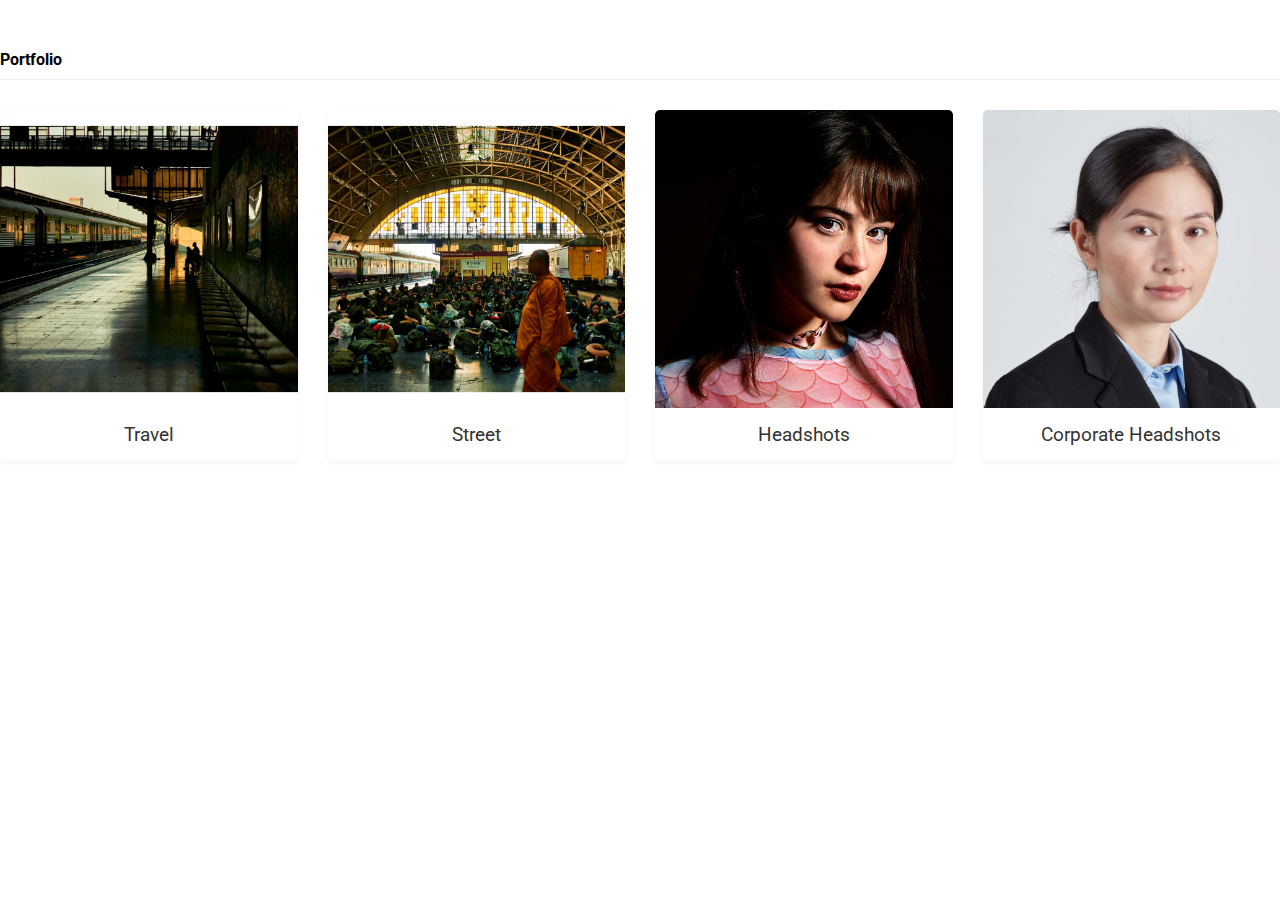
<file: photo/portfolio.html>
<!DOCTYPE html>
<html lang="en">
<head>
    <meta charset="UTF-8">
    <meta name="viewport" content="width=device-width, initial-scale=1.0">
    <title>Manuel Llamas Photography</title>

    <!-- Google Fonts -->
    <link href="https://fonts.googleapis.com/css2?family=Roboto:wght@300;400;700&display=swap" rel="stylesheet">

    <style>
        body {
            font-family: 'Roboto', Arial, sans-serif;
            margin: 0;
            padding: 0;
            box-sizing: border-box;
            color: #000;
        }

        .container {
            max-width: 1200px;
            margin: 0 auto;
            padding: 0 20px;
        }

        header {
            display: flex;
            justify-content: space-between;
            align-items: center;
            padding: 20px 0;
            border-bottom: 1px solid #eee;
        }

        /* Fix logo link color */
        .logo {
            font-family: 'Roboto', Arial, sans-serif;
            font-weight: 300;
            color: #000;
            text-decoration: none;
        }
        .logo:visited,
        .logo:hover,
        .logo:active {
            color: #000;
        }

        .logo span {
            font-weight: 300;
            color: #000;
        }

        nav ul {
            list-style: none;
            margin: 0;
            padding: 0;
            display: flex;
        }

        nav ul li {
            margin-left: 30px;
        }

        /* Nav links with pointer cursor */
        nav ul li a {
            font-family: 'Roboto', Arial, sans-serif;
            font-weight: 300;
            color: #000;
            cursor: pointer;
            text-decoration: none;
        }

        .content-section {
            display: block;
        }

        .hidden {
            display: none !important;
        }

        h2 {
            font-size: 1em;
            margin-top: 50px;
            margin-bottom: 30px;
            border-bottom: 1px solid #eee;
            padding-bottom: 10px;
        }

        /* 2x2 Grid Layout */
        .grid {
            display: grid;
            grid-template-columns: repeat(4, 1fr);
            gap: 30px;
            margin-bottom: 50px;
        }

        .grid-item {
            background-color: #fff;
            border-radius: 5px;
            overflow: hidden;
            box-shadow: 0 2px 5px rgba(0,0,0,0.05);
            text-align: center;
            text-decoration: none;
            color: #333;
            display: block;
        }

        /* Make all thumbnails square */
        .grid-item img {
            width: 100%;
            aspect-ratio: 1 / 1;
            object-fit: cover;
            display: block;
        }

        .grid-item h3 {
            font-size: 1.2em;
            margin: 15px 10px;
            font-weight: normal;
        }

        @media (max-width: 768px) {
            .grid {
                grid-template-columns: 1fr; /* stack on small screens */
                gap: 20px;
            }
        }
    </style>
</head>
<body>

        <!-- Portfolio Section -->
        <div id="portfolio-section" class="content-section">
            <h2>Portfolio</h2>
            <div class="grid">
                <a href="travel.html" target="content" class="grid-item">
                    <picture>
                        <source media="(max-width: 768px)" srcset="images/bkk_.101-800x600.jpg">
                        <img src="images/bkk_.101-1200x960.jpg" alt="Travel photography">
                    </picture>
                    <h3>Travel</h3>
                </a>
                <a href="#" class="grid-item">
                    <picture>
                        <source media="(max-width: 768px)" srcset="images/bkk_.100-800x600.jpg">
                        <img src="images/bkk_.100-1200x960.jpg" alt="Street photography">
                    </picture>
                    <h3>Street</h3>
                </a>
                <a href="#" class="grid-item">
                    <picture>
                        <source media="(max-width: 768px)" srcset="images/01-1-800x600.jpg">
                        <img src="images/01-1-1200x960.jpg" alt="Headshot photography">
                    </picture>
                    <h3>Headshots</h3>
                </a>
                <a href="#" class="grid-item">
                    <picture>
                        <source media="(max-width: 768px)" srcset="images/Final_87-800x600.jpg">
                        <img src="images/Final_87-1200x857.jpg" alt="Corporate headshot photography">
                    </picture>
                    <h3>Corporate Headshots</h3>
                </a>
            </div>
        </div>



    <script>
        document.addEventListener('DOMContentLoaded', function() {
            const navLinks = document.querySelectorAll('nav ul li a');
            const homeLogo = document.getElementById('home-logo');
            const contentSections = document.querySelectorAll('.content-section');

            function showSection(sectionId) {
                contentSections.forEach(section => {
                    if (section.id === sectionId) {
                        section.classList.remove('hidden');
                    } else {
                        section.classList.add('hidden');
                    }
                });
            }

            navLinks.forEach(link => {
                link.addEventListener('click', function(event) {
                    event.preventDefault();
                    const targetSection = this.getAttribute('data-section');
                    if (targetSection === 'portfolio') {
                        showSection('portfolio-section');
                    } else if (targetSection === 'ebooks') {
                        showSection('ebooks-section');
                    }
                });
            });

            homeLogo.addEventListener('click', function(event) {
                event.preventDefault();
                contentSections.forEach(section => section.classList.remove('hidden'));
            });
        });
    </script>
</body>
</html>
</file>
<file: 360/styles3d.css>
body {
            font-family: 'Montserrat', sans-serif;
            margin: 0;
            padding: 0;
            background-image: url('../images/bg_01_inv.jpg');
            background-size: cover;
            background-attachment: fixed;
            color: white;
        }

        a {
            color: white;
            text-decoration: none;
            transition: color 0.3s ease;
        }

        a:hover {
            color: yellow;
        }

        .topnav {
            background-color: black;
            color: white;
            overflow: hidden;
            text-align: center;
            padding: 4px;
        }

        .topnav a {
            display: inline-block;
            color: white;
            text-align: center;
            padding: 14px 16px;
            text-decoration: none;
            font-size: 15px;
            transition: color 0.3s;
        }

        .topnav a:hover {
            color: yellow;
        }

        .topnav h4 {
            margin: 0;
            display: inline-block;
        }

        .topnav .icon {
            display: none;
        }

        .topnav a.no-link {
            pointer-events: none;
        }

        @media screen and (max-width: 600px) {
            .topnav a:not(:first-child) {
                display: none;
            }

            .topnav a.icon {
                float: right;
                display: block;
            }
        }

        @media screen and (max-width: 600px) {
            .topnav.responsive {
                position: relative;
            }

            .topnav.responsive .icon {
                position: absolute;
                right: 0;
                top: 0;
            }

            .topnav.responsive a {
                float: none;
                display: block;
                text-align: left;
            }
        }

        .topnav a.icon i {
            margin-top: 5px;
        }

        /* Grid Layout for Thumbnails */
        .video-grid {
            display: grid;
            grid-template-columns: repeat(3, 1fr); /* Maximum 3 items per row */
            gap: 20px;
            margin: 20px;
            padding: 0;
        }

        @media screen and (max-width: 900px) {
            .video-grid {
                grid-template-columns: repeat(2, 1fr); /* 2 items per row on medium screens */
            }
        }

        @media screen and (max-width: 600px) {
            .video-grid {
                grid-template-columns: 1fr; /* 1 item per row on small screens */
            }
        }

        .video-grid .iframe-container {
            position: relative;
            width: 100%;
            padding-top: 56.25%; /* 16:9 aspect ratio */
        }

        .responsive-iframe {
            position: absolute;
            top: 0;
            left: 0;
            width: 100%;
            height: 100%;
            border: 0;
        }

        /* Scroll to Top Button Styles */
        #scrollToTop {
            position: fixed;
            bottom: 20px;
            right: 20px;
            background-color: black;
            color: white;
            padding: 10px;
            border-radius: 50%;
            display: none;
            cursor: pointer;
            transition: opacity 0.3s ease;
        }

        #scrollToTop.show {
            display: block;
            opacity: 0.8;
        }

        #scrollToTop:hover {
            opacity: 1;
        }
</file>
<file: 3D/styles3d.css>
body {
            font-family: 'Montserrat', sans-serif;
            margin: 0;
            padding: 0;
            background-image: url('../images/bg_01_inv.jpg');
            background-size: cover;
            background-attachment: fixed;
            color: white;
        }

        a {
            color: white;
            text-decoration: none;
            transition: color 0.3s ease;
        }

        a:hover {
            color: yellow;
        }

        .topnav {
            background-color: black;
            color: white;
            overflow: hidden;
            text-align: center;
            padding: 4px;
        }

        .topnav a {
            display: inline-block;
            color: white;
            text-align: center;
            padding: 14px 16px;
            text-decoration: none;
            font-size: 15px;
            transition: color 0.3s;
        }

        .topnav a:hover {
            color: yellow;
        }

        .topnav h4 {
            margin: 0;
            display: inline-block;
        }

        .topnav .icon {
            display: none;
        }

        .topnav a.no-link {
            pointer-events: none;
        }

        @media screen and (max-width: 600px) {
            .topnav a:not(:first-child) {
                display: none;
            }

            .topnav a.icon {
                float: right;
                display: block;
            }
        }

        @media screen and (max-width: 600px) {
            .topnav.responsive {
                position: relative;
            }

            .topnav.responsive .icon {
                position: absolute;
                right: 0;
                top: 0;
            }

            .topnav.responsive a {
                float: none;
                display: block;
                text-align: left;
            }
        }

        .topnav a.icon i {
            margin-top: 5px;
        }

        /* Grid Layout for Thumbnails */
        .video-grid {
            display: grid;
            grid-template-columns: repeat(3, 1fr); /* Maximum 3 items per row */
            gap: 20px;
            margin: 20px;
            padding: 0;
        }

        @media screen and (max-width: 900px) {
            .video-grid {
                grid-template-columns: repeat(2, 1fr); /* 2 items per row on medium screens */
            }
        }

        @media screen and (max-width: 600px) {
            .video-grid {
                grid-template-columns: 1fr; /* 1 item per row on small screens */
            }
        }

        .video-grid .iframe-container {
            position: relative;
            width: 100%;
            padding-top: 56.25%; /* 16:9 aspect ratio */
        }

        .responsive-iframe {
            position: absolute;
            top: 0;
            left: 0;
            width: 100%;
            height: 100%;
            border: 0;
        }

        /* Scroll to Top Button Styles */
        #scrollToTop {
            position: fixed;
            bottom: 20px;
            right: 20px;
            background-color: black;
            color: white;
            padding: 10px;
            border-radius: 50%;
            display: none;
            cursor: pointer;
            transition: opacity 0.3s ease;
        }

        #scrollToTop.show {
            display: block;
            opacity: 0.8;
        }

        #scrollToTop:hover {
            opacity: 1;
        }
</file>
